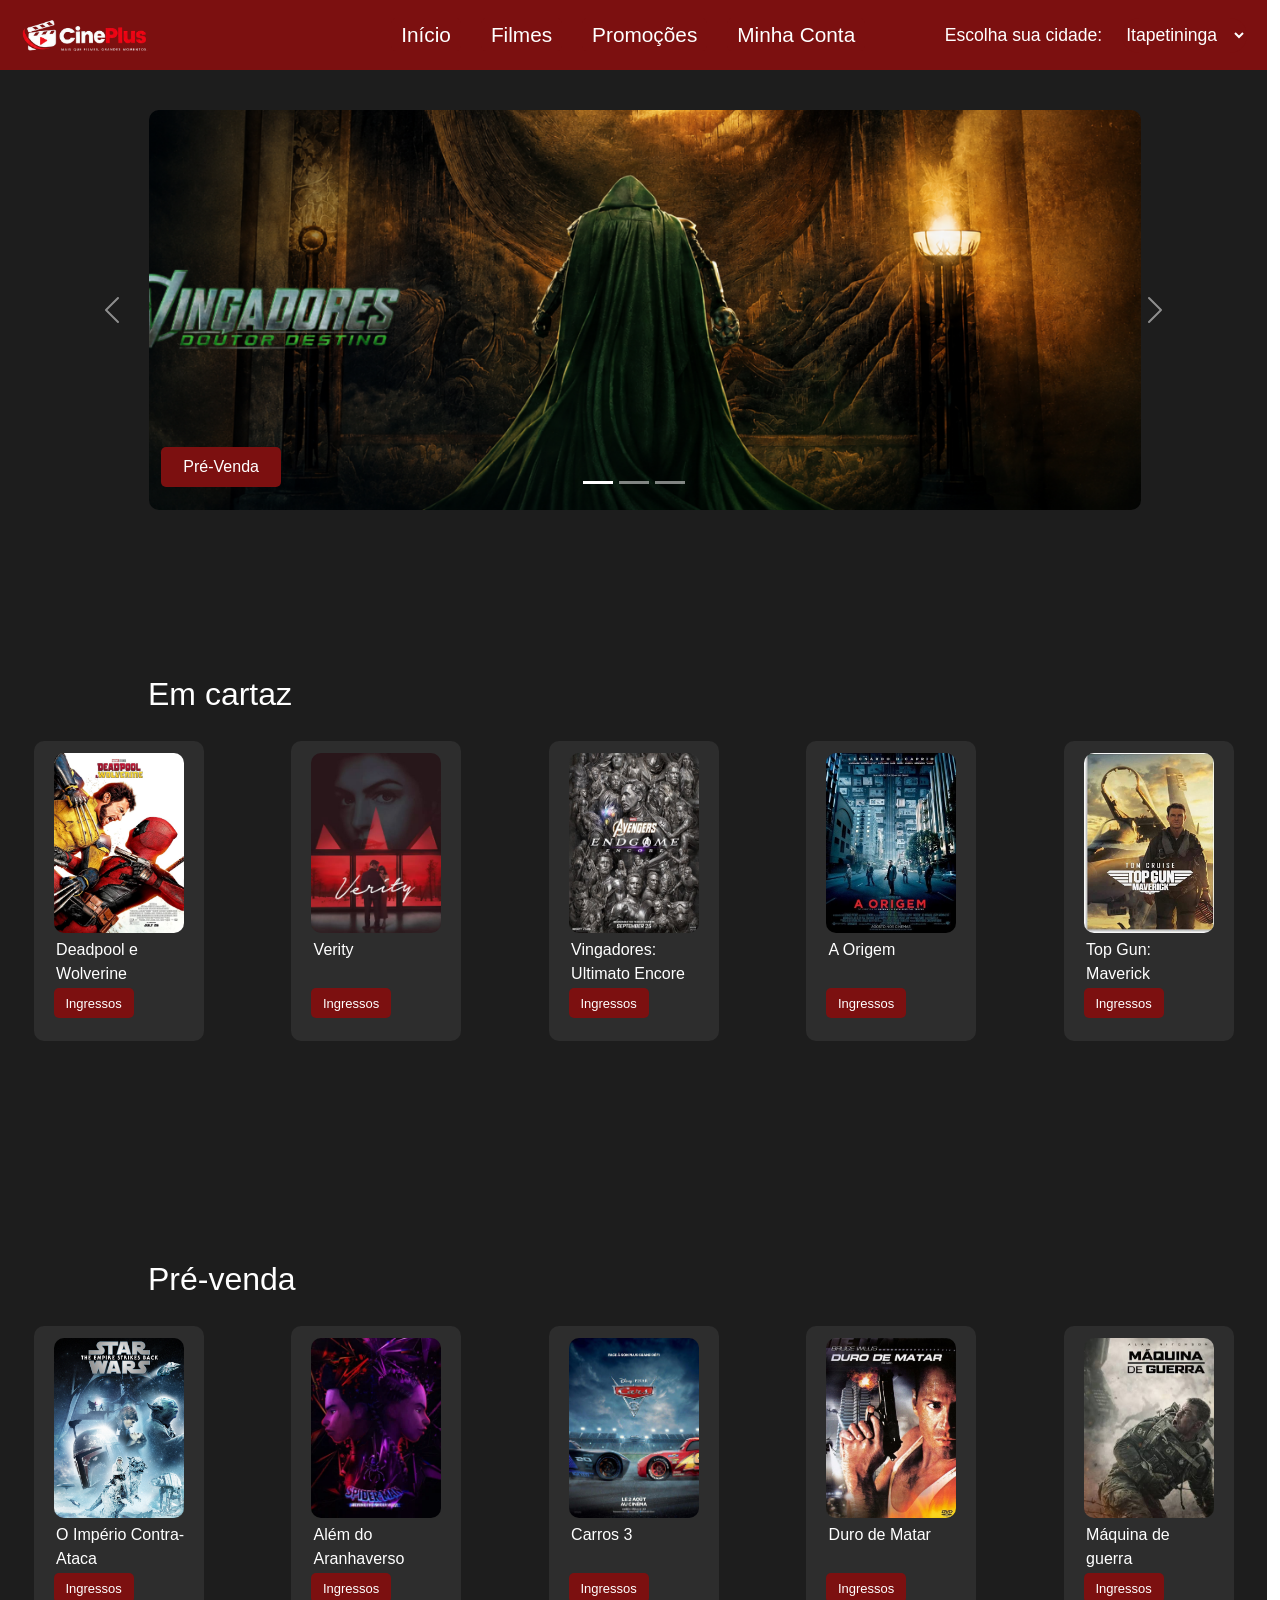
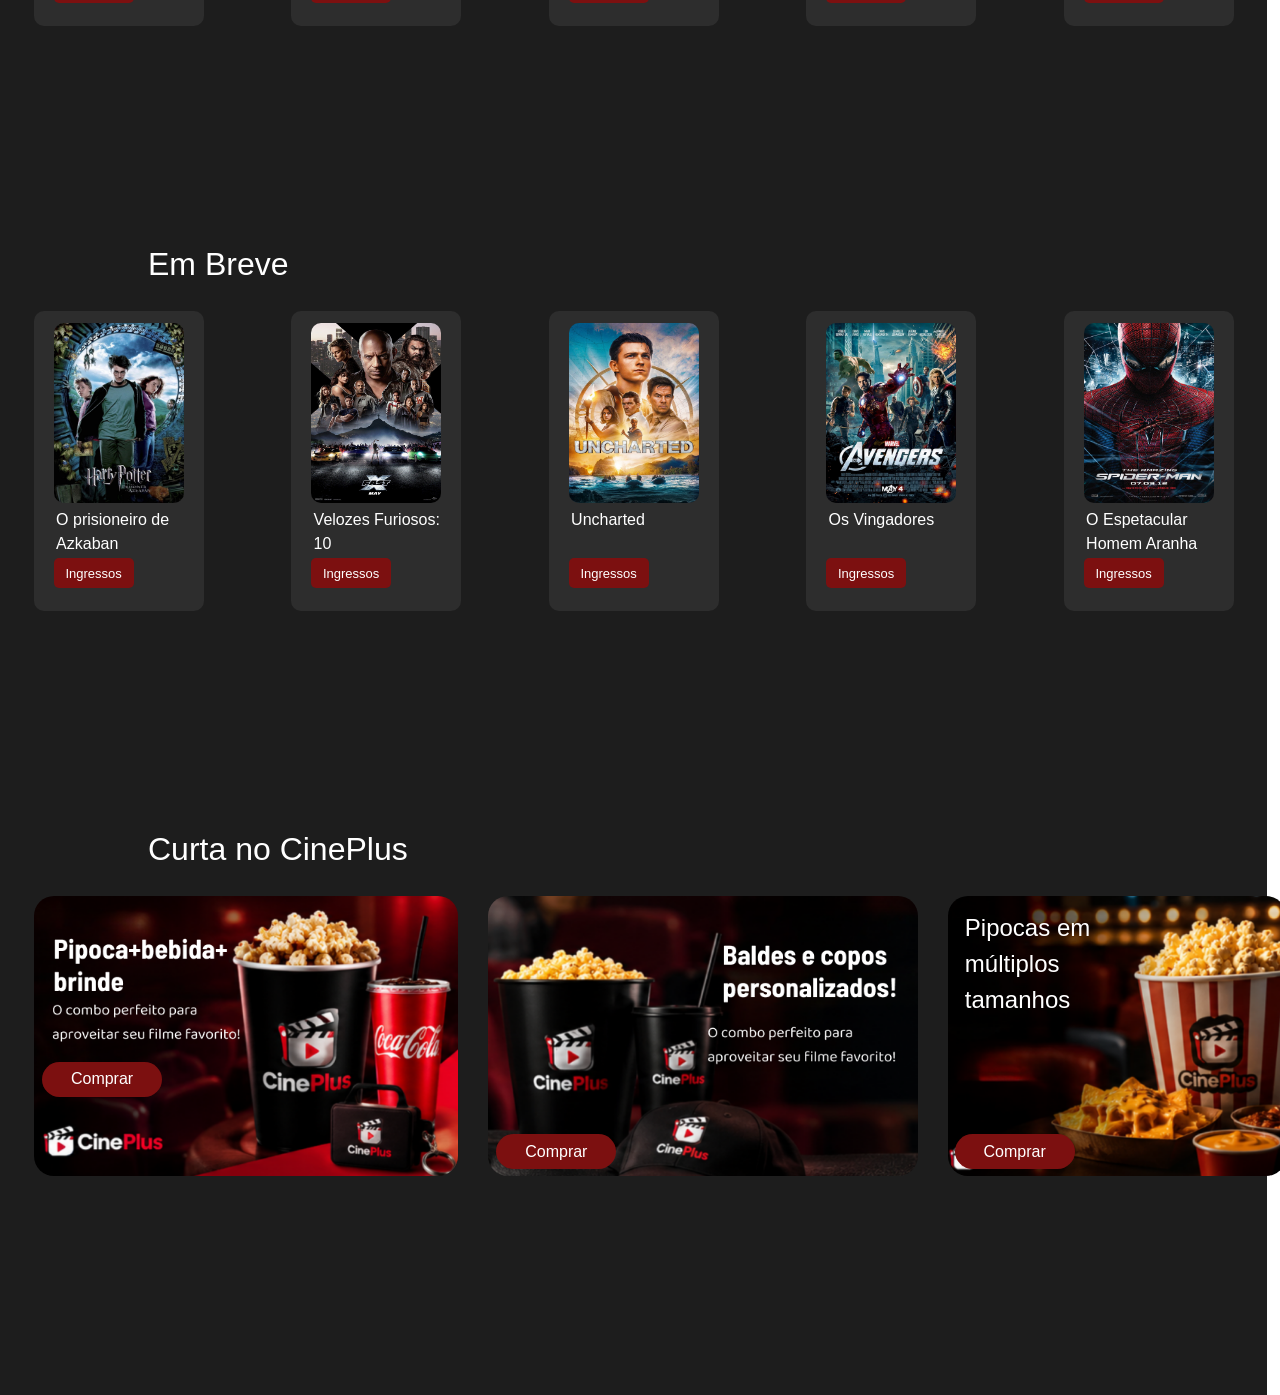
<file: index.html>
<!doctype html>
<html lang="pt-br">
  <head>
    <meta charset="UTF-8" />
    <meta name="viewport" content="width=device-width, initial-scale=1.0" />
    <title>site-jogo</title>
    <link rel="stylesheet" href="css/style.css" />
    <link
      href="https://cdn.jsdelivr.net/npm/bootstrap@5.3.8/dist/css/bootstrap.min.css"
      rel="stylesheet"
      integrity="sha384-sRIl4kxILFvY47J16cr9ZwB07vP4J8+LH7qKQnuqkuIAvNWLzeN8tE5YBujZqJLB"
      crossorigin="anonymous"
    />
    <script
      src="https://cdn.jsdelivr.net/npm/bootstrap@5.3.8/dist/js/bootstrap.bundle.min.js"
      integrity="sha384-FKyoEForCGlyvwx9Hj09JcYn3nv7wiPVlz7YYwJrWVcXK/BmnVDxM+D2scQbITxI"
      crossorigin="anonymous"
    ></script>
  </head>
  <body>
    <nav class="menu">
      <a href="index.html"
        ><img src="img/cinePlus.png" class="logo" alt="Logo do site"
      /></a>
      <ul class="menu-list">
        <li>
          <button class="btn-nav">
            <a href="#"><span>Início</span></a>
          </button>
        </li>
        <li>
          <button class="btn-nav">
            <a href="#cartaz"><span>Filmes</span></a>
          </button>
        </li>
        <li>
          <button class="btn-nav">
            <a href="#curta"><span>Promoções</span></a>
          </button>
        </li>
        <li>
          <button class="btn-nav">
            <a href="#"><span>Minha Conta</span></a>
          </button>
        </li>
      </ul>
      <div class="local">
        <label for="local">Escolha sua cidade:</label>
        <select name="local" id="local">
          <option value="Itapetininga">Itapetininga</option>
          <option value="Sorocaba">Sorocaba</option>
          <option value="São Paulo">São Paulo</option>
          <option value="Osasco">Osasco</option>
          <option value="Diadema">Diadema</option>
          <option value="Santos">Santos</option>
          <option value="Ribeirão Preto">Ribeirão Preto</option>
          <option value="Campinas">Campinas</option>
        </select>
      </div>
    </nav>
    <main class="cont">
      <div id="carouselExampleIndicators" class="carousel slide">
        <div class="carousel-indicators">
          <button
            type="button"
            data-bs-target="#carouselExampleIndicators"
            data-bs-slide-to="0"
            class="active"
            aria-current="true"
            aria-label="Slide 1"
          ></button>

          <button
            type="button"
            data-bs-target="#carouselExampleIndicators"
            data-bs-slide-to="1"
            aria-label="Slide 2"
          ></button>

          <button
            type="button"
            data-bs-target="#carouselExampleIndicators"
            data-bs-slide-to="2"
            aria-label="Slide 3"
          ></button>
        </div>

        <div class="carousel-inner">
          <div class="carousel-item active">
            <img
              src="img/doomsday (2).png"
              class="d-block w-100"
              alt="Vingadores"
            />
            <button class="btn-btn-primary">
              <a href="cadeiras.html?filme=Vingadores: Doutor Destino"
                >Pré-Venda</a
              >
            </button>
          </div>

          <div class="carousel-item">
            <img src="img/duna3.png" class="d-block w-100" alt="Duna" />
            <button class="btn-btn-primary">
              <a href="cadeiras.html?filme=Duna 3">Pré-Venda</a>
            </button>
          </div>

          <div class="carousel-item">
            <img
              src="img/brand_new_day.png"
              class="d-block w-100"
              alt="Terceiro filme"
            />
            <button class="btn-btn-primary">
              <a href="cadeiras.html?filme=Homem-Aranha: Um Novo Dia"
                >Ingressos</a
              >
            </button>
          </div>
        </div>

        <button
          class="carousel-control-prev"
          type="button"
          data-bs-target="#carouselExampleIndicators"
          data-bs-slide="prev"
        >
          <span class="carousel-control-prev-icon"></span>
          <span class="visually-hidden">Anterior</span>
        </button>

        <button
          class="carousel-control-next"
          type="button"
          data-bs-target="#carouselExampleIndicators"
          data-bs-slide="next"
        >
          <span class="carousel-control-next-icon"></span>
          <span class="visually-hidden">Próximo</span>
        </button>
      </div>
    </main>
    <div class="venda">
      <h1 id="cartaz">Em cartaz</h1>
      <div class="filmes">
        <div class="cards-filmes">
          <div class="cards-filmes-img cards-filmes-img cards-filmes-img-1">
            <p><a href="">Informações</a></p>
            <p>
              <a
                href="https://www.youtube.com/watch?v=dEbe0rS4Z2A"
                target="_blank"
                >Ver trailer</a
              >
            </p>
          </div>
          <div class="nome-filme">
            <p>Deadpool e Wolverine</p>
          </div>
          <button class="btn-filmes">
            <a href="cadeiras.html?filme=Deadpool e Wolverine">Ingressos</a>
          </button>
        </div>
        <div class="cards-filmes">
          <div class="cards-filmes-img cards-filmes-img-2">
            <p><a href="">Informações</a></p>
            <p>
              <a
                href="https://www.youtube.com/watch?v=NTiqVJ8vVQM"
                target="_blank"
                >Ver trailer</a
              >
            </p>
          </div>
          <div class="nome-filme">
            <p>Verity</p>
          </div>
          <button class="btn-filmes">
            <a href="cadeiras.html?filme=Verity">Ingressos</a>
          </button>
        </div>
        <div class="cards-filmes">
          <div class="cards-filmes-img cards-filmes-img-3">
            <p><a href="">Informações</a></p>
            <p>
              <a
                href="https://www.youtube.com/watch?v=HiAzj9HZQnE"
                target="_blank"
                >Ver trailer</a
              >
            </p>
          </div>
          <div class="nome-filme">
            <p>Vingadores: Ultimato Encore</p>
          </div>
          <button class="btn-filmes">
            <a href="cadeiras.html?filme=Vingadores Ultimato: Encore"
              >Ingressos</a
            >
          </button>
        </div>
        <div class="cards-filmes">
          <div class="cards-filmes-img cards-filmes-img-4">
            <p><a href="">Informações</a></p>
            <p>
              <a
                href="https://www.youtube.com/watch?v=0PIg7ttyegA"
                target="_blank"
                >Ver trailer</a
              >
            </p>
          </div>
          <div class="nome-filme">
            <p>A Origem</p>
          </div>
          <button class="btn-filmes">
            <a href="cadeiras.html?filme=A Origem">Ingressos</a>
          </button>
        </div>
        <div class="cards-filmes">
          <div class="cards-filmes-img cards-filmes-img-5">
            <p><a href="">Informações</a></p>
            <p>
              <a
                href="https://www.youtube.com/watch?v=qSqVVswa420"
                target="_blank"
                >Ver trailer</a
              >
            </p>
          </div>
          <div class="nome-filme">
            <p>Top Gun: Maverick</p>
          </div>
          <button class="btn-filmes">
            <a href="cadeiras.html?filme=Top Gun: Maverick">Ingressos</a>
          </button>
        </div>
      </div>
    </div>
    <div class="venda">
      <h1 id="pre-venda">Pré-venda</h1>
      <div class="filmes">
        <div class="cards-filmes">
          <div class="cards-filmes-img cards-filmes-img-6">
            <p><a href="">Informações</a></p>
            <p>
              <a
                href="https://www.youtube.com/watch?v=dEbe0rS4Z2A"
                target="_blank"
                >Ver trailer</a
              >
            </p>
          </div>
          <div class="nome-filme">
            <p>O Império Contra-Ataca</p>
          </div>
          <button class="btn-filmes">
            <a href="cadeiras.html?filme=Star Wars: O Império Contra-Ataca"
              >Ingressos</a
            >
          </button>
        </div>
        <div class="cards-filmes">
          <div class="cards-filmes-img cards-filmes-img-7">
            <p><a href="">Informações</a></p>
            <p>
              <a
                href="https://www.youtube.com/watch?v=NTiqVJ8vVQM"
                target="_blank"
                >Ver trailer</a
              >
            </p>
          </div>
          <div class="nome-filme">
            <p>Além do Aranhaverso</p>
          </div>
          <button class="btn-filmes">
            <a href="cadeiras.html?filme=Homem-Aranha: Além do Aranhaverso"
              >Ingressos</a
            >
          </button>
        </div>
        <div class="cards-filmes">
          <div class="cards-filmes-img cards-filmes-img-8">
            <p><a href="">Informações</a></p>
            <p>
              <a
                href="https://www.youtube.com/watch?v=HiAzj9HZQnE"
                target="_blank"
                >Ver trailer</a
              >
            </p>
          </div>
          <div class="nome-filme">
            <p>Carros 3</p>
          </div>
          <button class="btn-filmes">
            <a href="cadeiras.html?filme=Carros 3">Ingressos</a>
          </button>
        </div>
        <div class="cards-filmes">
          <div class="cards-filmes-img cards-filmes-img-9">
            <p><a href="">Informações</a></p>
            <p>
              <a
                href="https://www.youtube.com/watch?v=0PIg7ttyegA"
                target="_blank"
                >Ver trailer</a
              >
            </p>
          </div>
          <div class="nome-filme">
            <p>Duro de Matar</p>
          </div>
          <button class="btn-filmes">
            <a href="cadeiras.html?filme=Duro de Matar">Ingressos</a>
          </button>
        </div>
        <div class="cards-filmes">
          <div class="cards-filmes-img cards-filmes-img-10">
            <p><a href="">Informações</a></p>
            <p>
              <a
                href="https://www.youtube.com/watch?v=qSqVVswa420"
                target="_blank"
                >Ver trailer</a
              >
            </p>
          </div>
          <div class="nome-filme">
            <p>Máquina de guerra</p>
          </div>
          <button class="btn-filmes">
            <a href="cadeiras.html?filme=Máquina de Guerra">Ingressos</a>
          </button>
        </div>
      </div>
    </div>
    <div class="venda">
      <h1 id="breve">Em Breve</h1>
      <div class="filmes">
        <div class="cards-filmes">
          <div class="cards-filmes-img cards-filmes-img-11">
            <p><a href="">Informações</a></p>
            <p>
              <a
                href="https://www.youtube.com/watch?v=dEbe0rS4Z2A"
                target="_blank"
                >Ver trailer</a
              >
            </p>
          </div>
          <div class="nome-filme">
            <p>O prisioneiro de Azkaban</p>
          </div>
          <button class="btn-filmes">
            <a href="cadeiras.html?filme=Harry Potter: O Prisioneiro de Azkaban"
              >Ingressos</a
            >
          </button>
        </div>
        <div class="cards-filmes">
          <div class="cards-filmes-img cards-filmes-img-12">
            <p><a href="">Informações</a></p>
            <p>
              <a
                href="https://www.youtube.com/watch?v=NTiqVJ8vVQM"
                target="_blank"
                >Ver trailer</a
              >
            </p>
          </div>
          <div class="nome-filme">
            <p>Velozes Furiosos: 10</p>
          </div>
          <button class="btn-filmes">
            <a href="cadeiras.html?filme=Velozes e Furiosos: 10">Ingressos</a>
          </button>
        </div>
        <div class="cards-filmes">
          <div class="cards-filmes-img cards-filmes-img-13">
            <p><a href="">Informações</a></p>
            <p>
              <a
                href="https://www.youtube.com/watch?v=HiAzj9HZQnE"
                target="_blank"
                >Ver trailer</a
              >
            </p>
          </div>
          <div class="nome-filme">
            <p>Uncharted</p>
          </div>
          <button class="btn-filmes">
            <a href="cadeiras.html?filme=Uncharted">Ingressos</a>
          </button>
        </div>
        <div class="cards-filmes">
          <div class="cards-filmes-img cards-filmes-img-14">
            <p><a href="">Informações</a></p>
            <p>
              <a
                href="https://www.youtube.com/watch?v=0PIg7ttyegA"
                target="_blank"
                >Ver trailer</a
              >
            </p>
          </div>
          <div class="nome-filme">
            <p>Os Vingadores</p>
          </div>
          <button class="btn-filmes">
            <a href="cadeiras.html?filme=Os Vingadores">Ingressos</a>
          </button>
        </div>
        <div class="cards-filmes">
          <div class="cards-filmes-img cards-filmes-img-15">
            <p><a href="">Informações</a></p>
            <p>
              <a
                href="https://www.youtube.com/watch?v=qSqVVswa420"
                target="_blank"
                >Ver trailer</a
              >
            </p>
          </div>
          <div class="nome-filme">
            <p>O Espetacular Homem Aranha</p>
          </div>
          <button class="btn-filmes">
            <a href="cadeiras.html?filme=O Espetacular Homem-Aranha"
              >Ingressos</a
            >
          </button>
        </div>
      </div>
    </div>
    <div class="venda">
      <h1 id="curta">Curta no CinePlus</h1>
      <div class="promocao">
        <div class="cards-promocao">
          <div class="card-promocao">
            <img src="img/pipoca1.png" alt="" />
          </div>
          <button class="btn-promocao btn-promocao1">Comprar</button>
        </div>
        <div class="cards-promocao">
          <div class="card-promocao">
            <img src="img/pipoca2.png" alt="" />
          </div>
          <button class="btn-promocao btn-promocao2">Comprar</button>
        </div>
        <div class="cards-promocao">
          <div class="card-promocao">
            <img src="img/pipoca3.png" alt="" />
          </div>
          <p>Pipocas em múltiplos tamanhos</p>
          <button class="btn-promocao btn-promocao3">Comprar</button>
        </div>
      </div>
    </div>
    <script src="js/script.js"></script>
  </body>
</html>
</file>
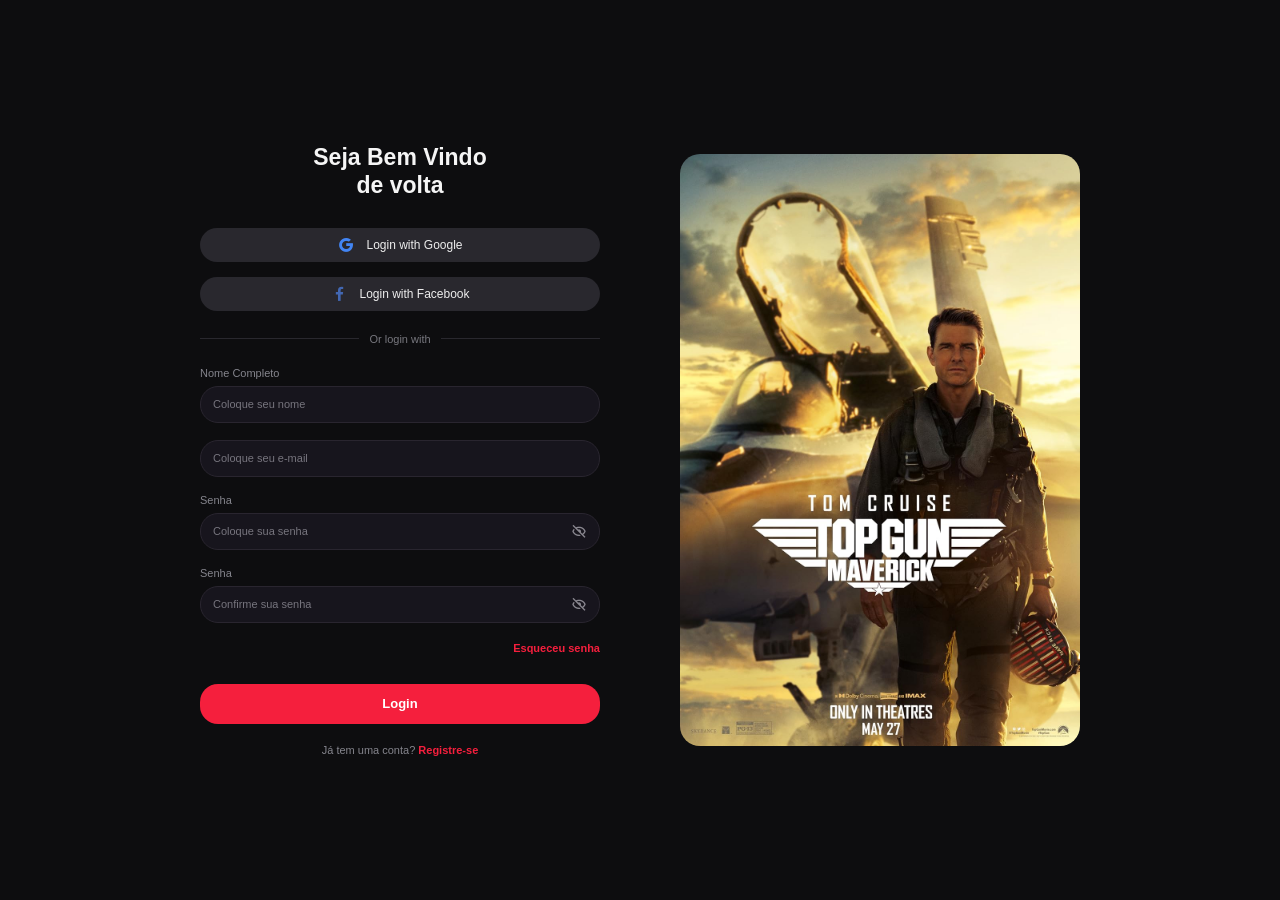
<file: cadastro.html>
<!DOCTYPE html>
<html lang="pt-BR">

<head>
    <meta charset="UTF-8">
    <meta name="viewport" content="width=device-width, initial-scale=1.0">

    <title>Cine Plus - Login</title>

    <!-- Boxicons -->
    <link href="https://unpkg.com/boxicons@2.1.4/css/boxicons.min.css" rel="stylesheet">

    <link rel="stylesheet" href="./css/login.css">



</head>

<body>

 <main class="login-container">

    <section class="login-content">

        <h1>
            Seja Bem Vindo<br>
            de volta
        </h1>

        <button class="social-login google">
            <i class='bx bxl-google'></i>
            <span>Login with Google</span>
        </button>

        <button class="social-login facebook">
            <i class='bx bxl-facebook'></i>
            <span>Login with Facebook</span>
        </button>

        <div class="divider">
            <span>Or login with</span>
        </div>

        <form>

            <div class="input-group">
                <label for="nome">Nome Completo</label>

                <input 
                    type="text" 
                    id="nome"
                    name="nome"
                    placeholder="Coloque seu nome"
                >
            </div>

            <div class="input-group">

            <input 
                    type="text" 
                    id="e-mail"
                    name="e-mail"
                    placeholder="Coloque seu e-mail"
                >
            </div>

            <div class="input-group">
                <label for="Senha">Senha</label>

                <div class="password-input">
                    <input 
                        type="password" 
                        id="Senha"
                        name="Senha"
                        placeholder="Coloque sua senha"
                    >

                    <i class='bx bx-hide'></i>
                </div>
            </div>


            <div class="input-group">
                <label for="Senha">Senha</label>

                <div class="password-input">
                    <input 
                        type="password" 
                        id="Senha"
                        name="Senha"
                        placeholder="Confirme sua senha"
                    >

                    <i class='bx bx-hide'></i>
                </div>
            </div>

            <div class="forgot-password">
                <a href="#">Esqueceu senha</a>
            </div>

            <button type="submit" class="login-button"><a href="index.html">
                Login
            </a>
            </button>

        </form>

        <p class="register">
            Já tem uma conta?
            <a href="#">Registre-se</a>
        </p>

    </section>

    <!-- IMAGEM -->
    <div class="imagem">
        <img src="./img/maverick.png" alt="Maverick">
    </div>

</main>



</body>

</html>
</file>
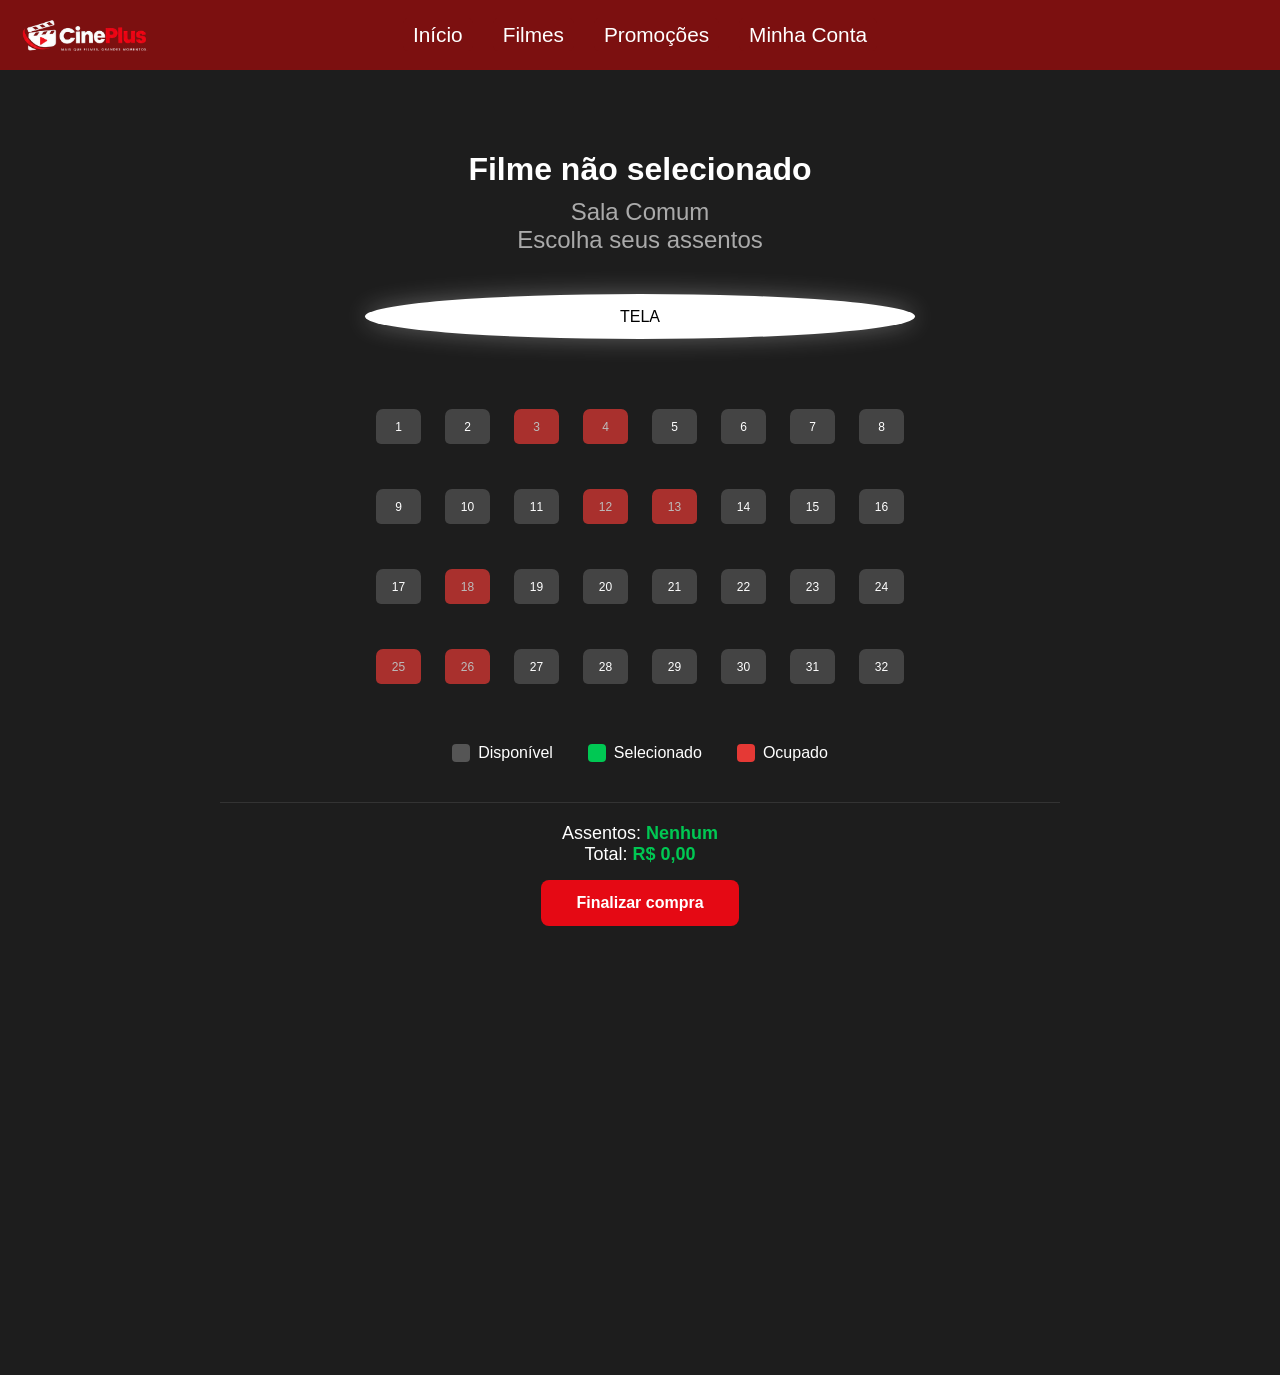
<file: cadeiras.html>
<!doctype html>
<html lang="pt-BR">
  <head>
    <meta charset="UTF-8" />

    <meta name="viewport" content="width=device-width, initial-scale=1.0" />

    <title>Escolha de Assentos</title>

    <link rel="stylesheet" href="./css/cadeira.css" />
  </head>

  <body>
    <nav class="menu">
      <a href="index.html"
        ><img src="img/cinePlus.png" class="logo" alt="Logo do site"
      /></a>
      <ul class="menu-list">
        <li>
          <button class="btn-nav">
            <a href="index.html"><span>Início</span></a>
          </button>
        </li>
        <li>
          <button class="btn-nav">
            <a href="index.html#cartaz"><span>Filmes</span></a>
          </button>
        </li>
        <li>
          <button class="btn-nav">
            <a href="index.html#curta"><span>Promoções</span></a>
          </button>
        </li>
        <li>
          <button class="btn-nav">
            <a href="#"><span>Minha Conta</span></a>
          </button>
        </li>
      </ul>
    </nav>
    <div class="corpo">
      <section class="selecao-assentos">
        <h1 id="nomeFilme"></h1>
        <h2 id="tipoSala"></h2>

        <h2>Escolha seus assentos</h2>

        <div class="tela" id="tela">TELA</div>

        <div id="sala" class="sala"></div>

        <div class="legenda">
          <div>
            <span class="cor disponivel"></span>
            <p>Disponível</p>
          </div>

          <div>
            <span class="cor selecionado"></span>
            <p>Selecionado</p>
          </div>

          <div>
            <span class="cor ocupado"></span>
            <p>Ocupado</p>
          </div>
        </div>

        <div class="resumo">
          <p>
            Assentos:
            <strong id="assentosEscolhidos"> Nenhum </strong>
          </p>

          <p>
            Total:
            <strong> R$ <span id="total">0,00</span> </strong>
          </p>

          <!-- BOTÃO -->

          <button id="finalizar">Finalizar compra</button>
        </div>
      </section>
    </div>

    <script src="js/script.js"></script>
  </body>
</html>
</file>
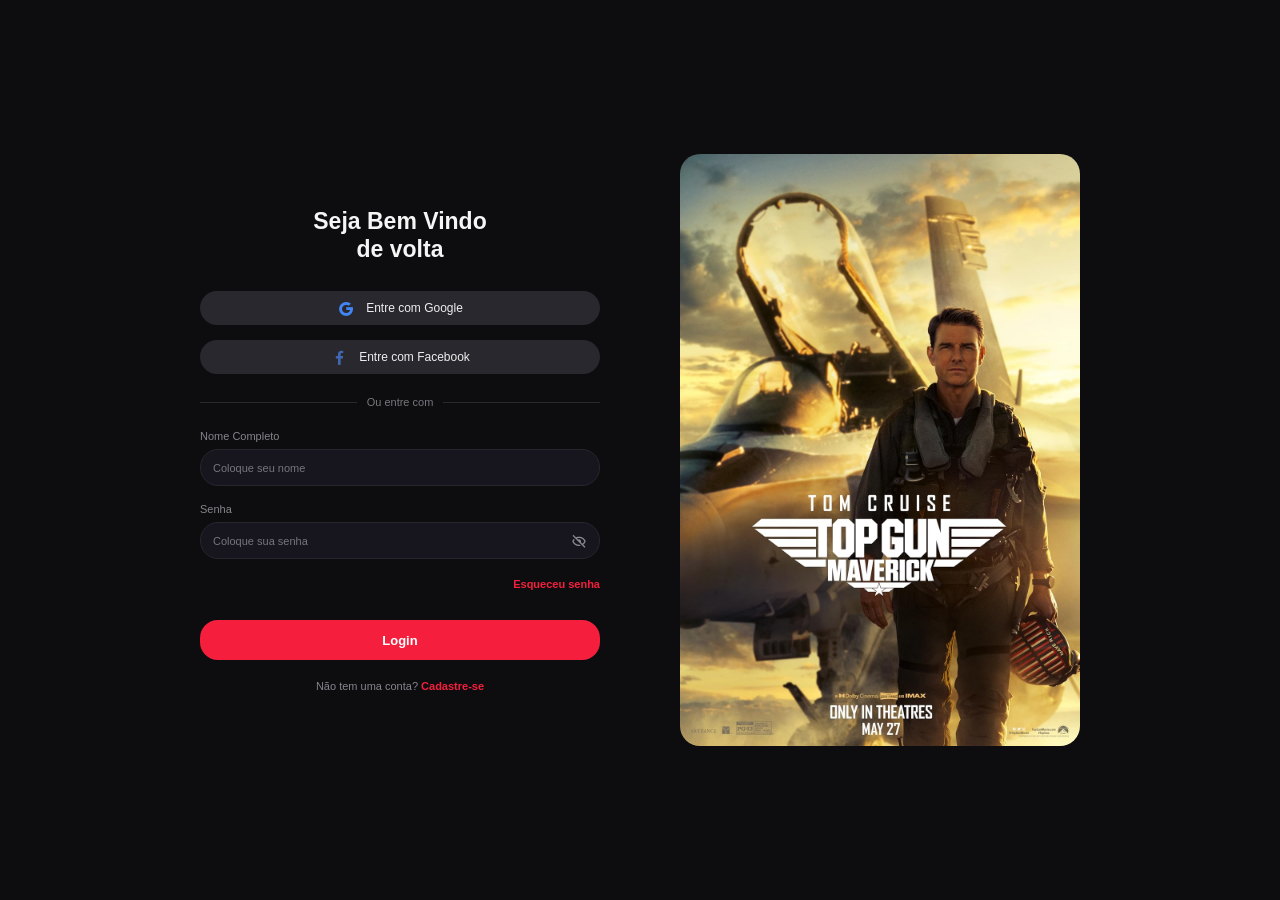
<file: login.html>
<!doctype html>
<html lang="pt-BR">
  <head>
    <meta charset="UTF-8" />
    <meta name="viewport" content="width=device-width, initial-scale=1.0" />

    <title>Cine Plus - Login</title>

    <!-- Boxicons -->
    <link
      href="https://unpkg.com/boxicons@2.1.4/css/boxicons.min.css"
      rel="stylesheet"
    />

    <link rel="stylesheet" href="./css/login.css" />
  </head>

  <body>
    <main class="login-container">
      <section class="login-content">
        <h1>
          Seja Bem Vindo<br />
          de volta
        </h1>

        <button class="social-login google">
          <i class="bx bxl-google"></i>
          <span>Entre com Google</span>
        </button>

        <button class="social-login facebook">
          <i class="bx bxl-facebook"></i>
          <span>Entre com Facebook</span>
        </button>

        <div class="divider">
          <span>Ou entre com</span>
        </div>

        <form>
          <div class="input-group">
            <label for="nome">Nome Completo</label>

            <input
              type="text"
              id="nome"
              name="nome"
              placeholder="Coloque seu nome"
            />
          </div>

          <div class="input-group">
            <label for="Senha">Senha</label>

            <div class="password-input">
              <input
                type="password"
                id="Senha"
                name="Senha"
                placeholder="Coloque sua senha"
              />

              <i class="bx bx-hide"></i>
            </div>
          </div>

          <div class="forgot-password">
            <a href="#">Esqueceu senha</a>
          </div>

          <button type="submit" class="login-button">
            <a href="index.html"> Login </a>
          </button>
        </form>

        <p class="register">
          Não tem uma conta?
          <a href="#">Cadastre-se</a>
        </p>
      </section>

      <!-- IMAGEM -->
      <div class="imagem">
        <img src="./img/maverick.png" alt="Maverick" />
      </div>
    </main>
  </body>
</html>
</file>
<file: css/style.css>
* {
  margin: 0;
  padding: 0;
  box-sizing: border-box;
  font-family: "Franklin Gothic Medium", "Arial Narrow", Arial, sans-serif;
}
html {
  scroll-behavior: smooth;
}
nav {
  background-color: #7c1010;
}
.logo {
  margin-left: 20px;
  height: 50px;
  width: auto;
  margin-right: 20px;
}
.menu {
  width: 99vw;
  display: flex;
  align-items: center;
  justify-content: space-between;
  height: 70px;
  background-color: #7c1010;
}
.menu-list {
  padding-top: 15px;
  margin-left: 110px;
  display: flex;
  justify-content: center;
  align-items: center;
  list-style: none;
  gap: 20px;
  background-color: #7c1010;
  font-size: 1.3rem;
  font-family: "Franklin Gothic Medium", "Arial Narrow", Arial, sans-serif;
  z-index: 1;
}
.menu-list a {
  text-decoration: none;
  color: #fff;
}
.menu-list li span {
  padding: 5px 10px;
  border-radius: 5px;
  background-color: #7c1010;
  transition: background-color 0.5s ease;
}
.menu-list li span:hover {
  background-color: #610101;
  color: #fff;
  transition: 1s;
}
.local {
  display: flex;
  align-items: center;
  justify-content: center;
  gap: 20px;
  margin-right: 20px;
  color: #fff;
  font-size: 1.1rem;
}
.local select {
  border: none;
  border-radius: 20px;
  color: #fff;
  background-color: #7c1010;
  width: 125px;
  height: 35px;
  transition: all 0.5s ease;
  z-index: 1;
}
.local select:hover {
  background-color: #610101;
  width: 130px;
  height: 40px;
  cursor: pointer;
  font-size: 1.2rem;
}
.btn-nav {
  border: none;
  background-color: #7c1010;
}
.btn-nav:hover {
  cursor: pointer;
  background-color: #610101;
  transition: 0.5s;
}
.cont {
  display: flex;
  gap: 20px;
  padding: 20px;
  flex-direction: column;
  align-items: center;
  justify-content: start;
  height: 65vh;
  width: 99vw;
  background-color: #1d1d1d;
}
.carousel {
  margin-top: 20px;
  display: flex;
  align-items: center;
  justify-content: center;
  gap: 20px;
  width: 100%;
  height: 400px;
}
.carousel img {
  width: 100%;
  height: 100%;
  object-fit: cover;
  border-radius: 10px;
}
.carousel-inner {
  display: flex;
  align-items: center;
  padding-left: 49px;
  justify-content: start;
}
.carousel-item.active {
  padding: 80px;
  display: flex;
  align-items: center;
  justify-content: center;
  width: 90vw;
}
.carousel-item {
  position: relative;
  width: 100%;
}
.carousel-item img {
  width: 100%;
  height: 400px;
  object-fit: cover;
}
.btn-btn-primary {
  position: absolute;
  left: 8%;
  top: 78%;
  transform: translateY(-50%);
  height: 40px;
  width: 120px;
  font-size: 1rem;
  background-color: #7c1010;
  color: #fff;
  border: none;
  border-radius: 5px;
  cursor: pointer;
  z-index: 1000;
  transition: all 0.5s ease;
}
.btn-btn-primary:hover {
  height: 50px;
  width: 130px;
  font-size: 1.1rem;
  background-color: #610101;
  font-weight: 600;
}
.venda {
  display: flex;
  gap: 20px;
  padding: 20px;
  flex-direction: column;
  align-items: start;
  justify-content: start;
  height: 65vh;
  width: 99vw;
  background-color: #1d1d1d;
  color: #fff;
  font-family: "Franklin Gothic Medium", "Arial Narrow", Arial, sans-serif;
}
.venda h1 {
  margin-left: 10vw;
  font-size: 2rem;
}
.filmes,
.promocao {
  display: flex;
  gap: 30px;
  align-self: center;
  align-items: start;
  justify-content: space-between;
  width: 1200px;
  height: 30vw;
}
.cards-filmes {
  display: flex;
  flex-direction: column;
  align-items: center;
  justify-content: flex-start;
  border-radius: 10px;
  height: 300px;
  width: 170px;
  background-color: #2d2d2d;
}
.cards-filmes-img {
  position: relative;
  display: flex;
  flex-direction: column;
  align-items: center;
  justify-content: center;

  margin-top: 12px;
  width: 130px;
  height: 180px;

  border-radius: 10px;
  overflow: hidden;

  background-position: center;
  background-size: 100% 100%;

  transition: background-size 0.5s ease;
}

/* IMAGENS */

.cards-filmes-img-1 {
  background-image: url("../img/deadpool.png");
}

.cards-filmes-img-2 {
  background-image: url("../img/vertity.png");
}

.cards-filmes-img-3 {
  background-image: url("../img/ultimato.png");
}

.cards-filmes-img-4 {
  background-image: url("../img/inception.png");
}

.cards-filmes-img-5 {
  background-image: url("../img/top_gun.png");
}

.cards-filmes-img-6 {
  background-image: url("../img/star-wars.png");
}

.cards-filmes-img-7 {
  background-image: url("../img/aranhaverso.png");
}

.cards-filmes-img-8 {
  background-image: url("../img/carros.png");
}

.cards-filmes-img-9 {
  background-image: url("../img/duro-matar.png");
}

.cards-filmes-img-10 {
  background-image: url("../img/guerra.png");
}
.cards-filmes-img-11 {
  background-image: url("../img/harry-potter.png");
}
.cards-filmes-img-12 {
  background-image: url("../img/velozes.png");
}
.cards-filmes-img-13 {
  background-image: url("../img/uncharted.png");
}
.cards-filmes-img-14 {
  background-image: url("../img/avengers.png");
}
.cards-filmes-img-15 {
  background-image: url("../img/tasm.png");
}

/* CAMADA ESCURA */

.cards-filmes-img::before {
  content: "";
  position: absolute;
  inset: 0;

  background-color: #1d1d1daa;

  opacity: 0;
  transition: opacity 0.5s ease;
}

/* LINKS */

.cards-filmes-img p {
  position: relative;
  z-index: 2;

  margin: 5px 0;

  opacity: 0;

  transition: opacity 0.5s ease;
}

/* TEXTO DOS LINKS */

.cards-filmes-img a {
  text-decoration: none;
  color: #fff;

  font-weight: 900;
  font-size: 1rem;
}

/* ZOOM */

.cards-filmes-img:hover {
  background-size: 110% 110%;
}

/* ESCURECER */

.cards-filmes-img:hover::before {
  opacity: 1;
}

/* MOSTRAR LINKS */

.cards-filmes-img:hover p {
  opacity: 1;
}
.nome-filme {
  padding-inline: 10px;
  margin-top: 5px;
  margin-left: 5px;
  display: flex;
  height: 50px;
  width: 150px;
  align-items: start;
  justify-content: flex-start;
  gap: 20px;
  font-size: 1rem;
}
.btn-filmes {
  align-self: flex-start;
  background-color: #7c1010;
  color: #fff;
  border: none;
  border-radius: 5px;
  cursor: pointer;
  height: 30px;
  width: 80px;
  margin-left: 20px;
  font-size: small;
  transition: all 0.5s ease;
}
.btn-filmes a,
.btn-btn-primary a {
  text-decoration: none;
  color: #fff;
}
.btn-filmes:hover {
  background-color: #610101;
  font-size: 1rem;
  height: 37px;
  width: 87px;
}
.cards-promocao img {
  height: 280px;
  width: auto;
  border-radius: 20px;
}
.cards-promocao {
  position: relative;
}
.btn-promocao {
  height: 35px;
  width: 120px;
  border-radius: 60px;
  border: none;
  background-color: #7c1010;
  color: #fff;
  font-size: 1rem;
  transition: all 0.5s ease;
}
.btn-promocao1 {
  position: absolute;
  top: 59%;
  left: 2%;
}
.btn-promocao2,
.btn-promocao3 {
  position: absolute;
  top: 85%;
  left: 2%;
}
.btn-promocao:hover {
  cursor: pointer;
  background-color: #610101;
  height: 40px;
  width: 125px;
  font-size: 1.1 rem;
}
.cards-promocao p {
  display: flex;
  flex-wrap: wrap;
  width: 150px;
  position: absolute;
  top: 5%;
  left: 5%;
  font-size: 1.5rem;
}
</file>
<file: css/login.css>
* {
    margin: 0;
    padding: 0;
    box-sizing: border-box;
}

body {
    min-height: 100vh;
    background: #0d0d0f;
    color: #f5f5f5;
    font-family: Arial, Helvetica, sans-serif;
}


.login-container {
    min-height: 100vh;
    display: flex;
    align-items: center;
    justify-content: center;
    gap: 80px;
    padding: 40px;
}

.login-content {
    width: 400px;
}

.imagem {
    width: auto;
    display: flex;
    align-items: center;
    justify-content: center;
}

.imagem img {
    width: 100%;
    max-width: 400px;
    height: auto;
    object-fit: contain;
    border-radius: 20px;
}



.login-content h1 {
    text-align: center;

    font-size: 23px;
    line-height: 1.2;
    font-weight: 700;

    margin-bottom: 28px;
}


.social-login {
    width: 100%;
    height: 34px;

    border: none;
    border-radius: 18px;

    background: #29282e;
    color: #eeeeee;

    display: flex;
    align-items: center;
    justify-content: center;
    gap: 10px;

    font-size: 12px;
    font-weight: 500;

    cursor: pointer;

    margin-bottom: 15px;

    transition: 0.2s;
}

.social-login:hover {
    background: #323137;
}

.social-login i {
    font-size: 19px;
}

.google i {
    color: #4285f4;
}

.facebook i {
    color: #4267B2;
}



.divider {
    display: flex;
    align-items: center;
    gap: 10px;

    margin: 22px 0 22px;

    color: #77777e;
    font-size: 11px;
}

.divider::before,
.divider::after {
    content: "";

    height: 1px;
    background: #29282e;

    flex: 1;
}

.divider span {
    white-space: nowrap;
}



.input-group {
    margin-bottom: 17px;
}

.input-group label {
    display: block;

    font-size: 11px;
    color: #85858d;

    margin-bottom: 7px;
}

.input-group input {
    width: 100%;
    height: 37px;

    padding: 0 12px;

    border-radius: 18px;
    border: 1px solid #29252f;

    outline: none;

    background: #17151d;
    color: #ffffff;

    font-size: 11px;

    transition: 0.2s;
}

.input-group input::placeholder {
    color: #77757e;
}

.input-group input:focus {
    border-color: #f51f3d;
}


.password-input {
    position: relative;
}

.password-input input {
    padding-right: 40px;
}

.password-input i {
    position: absolute;

    right: 13px;
    top: 50%;

    transform: translateY(-50%);

    color: #8a8890;
    font-size: 16px;

    cursor: pointer;
}


.forgot-password {
    text-align: right;

    margin-top: -2px;
    margin-bottom: 28px;
}

.forgot-password a {
    color: #f51f3d;

    text-decoration: none;

    font-size: 11px;
    font-weight: 600;
}

.forgot-password a:hover {
    text-decoration: underline;
}


.login-button {
    width: 100%;
    height: 40px;

    border: none;
    border-radius: 18px;

    background: #f51f3d;
    color: white;

    font-size: 13px;
    font-weight: 600;

    cursor: pointer;

    transition: 0.2s;
}

.login-button:hover {
    background: #d91732;
    transform: translateY(-1px);
}

.login-button:active {
    transform: scale(0.98);
}



.register {
    text-align: center;

    margin-top: 20px;

    font-size: 11px;
    color: #85858d;
}

.register a {
    color: #f51f3d;

    text-decoration: none;
    font-weight: 600;
}

.register a:hover {
    text-decoration: underline;
}


.imagem {

    height: 60px;

}



@media (max-width: 500px) {

    .login-container {
        padding-left: 25px;
        padding-right: 25px;
    }

    .login-content {
        margin-top: 55px;
    }

    .login-content h1 {
        font-size: 22px;
    }
}
.login-button a {
    text-decoration: none;
    color: #fff;
}
</file>
<file: css/cadeira.css>
* {
  margin: 0;
  padding: 0;
  box-sizing: border-box;
  font-family: "Franklin Gothic Medium", "Arial Narrow", Arial, sans-serif;
}
.corpo {
  height: 145dvh;
  padding-top: 1px;
  background-color: #1d1d1d;
}
html {
  scroll-behavior: smooth;
}
nav {
  background-color: #7c1010;
  position: relative;
}
.menu {
  width: 100%;
  display: flex;
  align-items: center;
  justify-content: center;
  height: 70px;
  background-color: #7c1010;
  position: relative;
}

.logo {
  position: absolute;
  top: 14%;
  left: 20px;
  height: 50px;
  width: auto;
}

.menu-list {
  padding: 0;
  margin: 0;
  display: flex;
  justify-content: center;
  align-items: center;
  list-style: none;
  gap: 20px;
  background-color: #7c1010;
}
.menu-list a {
  text-decoration: none;
  color: #fff;
  font-size: 1.3rem;
}
.menu-list li span {
  padding: 5px 10px;
  border-radius: 5px;
  background-color: #7c1010;
  transition: all 0.5s ease;
}
.menu-list li span:hover {
  background-color: #610101;
  color: #fff;
}
.btn-nav {
  border: none;
  background-color: #7c1010;
  transition: all 0.5s ease;
}
.btn-nav:hover {
  cursor: pointer;
  background-color: #610101;
}
.selecao-assentos {
  max-width: 900px;
  margin: 50px auto;
  padding: 30px;

  text-align: center;

  color: white;
}

.selecao-assentos h1 {
  font-size: 32px;
  margin-bottom: 10px;
}

.selecao-assentos h2 {
  font-weight: normal;
  color: #aaa;
}

/* TELA */

.tela {
  width: 850px;
  height: 45px;

  margin: 40px auto 60px;

  background: white;
  color: black;

  display: flex;
  justify-content: center;
  align-items: center;

  border-radius: 50%;

  box-shadow: 0 0 25px rgba(255, 255, 255, 0.3);
}

/* SALA */

.sala {
  display: flex;
  flex-direction: column;

  gap: 15px;
}

/* FILEIRA */

.fileira {
  display: flex;
  justify-content: center;

  gap: 12px;
}

/* CHECKBOX */

.assento input {
  display: none;
}

/* CADEIRA */

.assento span {
  width: 55px;
  height: 45px;

  display: flex;
  justify-content: center;
  align-items: center;

  background: #555;

  border-radius: 8px 8px 5px 5px;

  cursor: pointer;

  transition: 0.2s;
}

/* HOVER */

.assento span:hover {
  transform: scale(1.08);
}

/* SELECIONADO */

.assento input:checked + span {
  background: #00c853;
}

/* OCUPADO */

.assento.ocupado span {
  background: #e53935;

  cursor: not-allowed;

  opacity: 0.7;
}

.assento.ocupado span:hover {
  transform: none;
}

/* LEGENDA */

.legenda {
  display: flex;

  justify-content: center;

  gap: 35px;

  margin-top: 50px;
}

.legenda div {
  display: flex;

  align-items: center;

  gap: 8px;
}

.legenda p {
  margin: 0;
}

.cor {
  width: 18px;
  height: 18px;

  border-radius: 4px;
}

/* CORES DA LEGENDA */

.cor.disponivel {
  background: #555;
}

.cor.selecionado {
  background: #00c853;
}

.cor.ocupado {
  background: #e53935;
}

/* RESUMO */

.resumo {
  margin-top: 40px;

  padding: 20px;

  border-top: 1px solid #333;
}

.resumo p {
  font-size: 18px;
}

.resumo strong {
  color: #00c853;
}

/* BOTÃO */

#finalizar {
  margin-top: 15px;

  padding: 14px 35px;

  border: none;
  border-radius: 8px;

  background: #e50914;

  color: white;

  font-size: 16px;
  font-weight: bold;

  cursor: pointer;

  transition: 0.2s;
}

#finalizar:hover {
  background: #b20710;

  transform: scale(1.03);
}

.sala {
  display: flex;
  flex-direction: column;
  gap: 25px;
}

/* CADA FILEIRA */

.fileira {
  display: flex;
  justify-content: center;
  align-items: center;

  gap: 14px;
}

/* CHECKBOX ESCONDIDO */

.assento input {
  display: none;
}

/* CADEIRA */

.assento {
  position: relative;

  width: 55px;
  height: 55px;

  display: flex;
  justify-content: center;
  align-items: center;

  cursor: pointer;
}

/* PARTE PRINCIPAL DA CADEIRA */

.assento span {
  position: relative;

  width: 45px;
  height: 35px;

  display: flex;
  justify-content: center;
  align-items: center;

  background: #444;

  color: white;

  border-radius: 7px 7px 5px 5px;

  font-size: 12px;

  transition: 0.2s;
}

.fileira {
  display: flex;
  justify-content: center;
  align-items: center;
  gap: 14px;
}

.assento.fim-bloco {
  margin-right: 45px;
}
</file>
